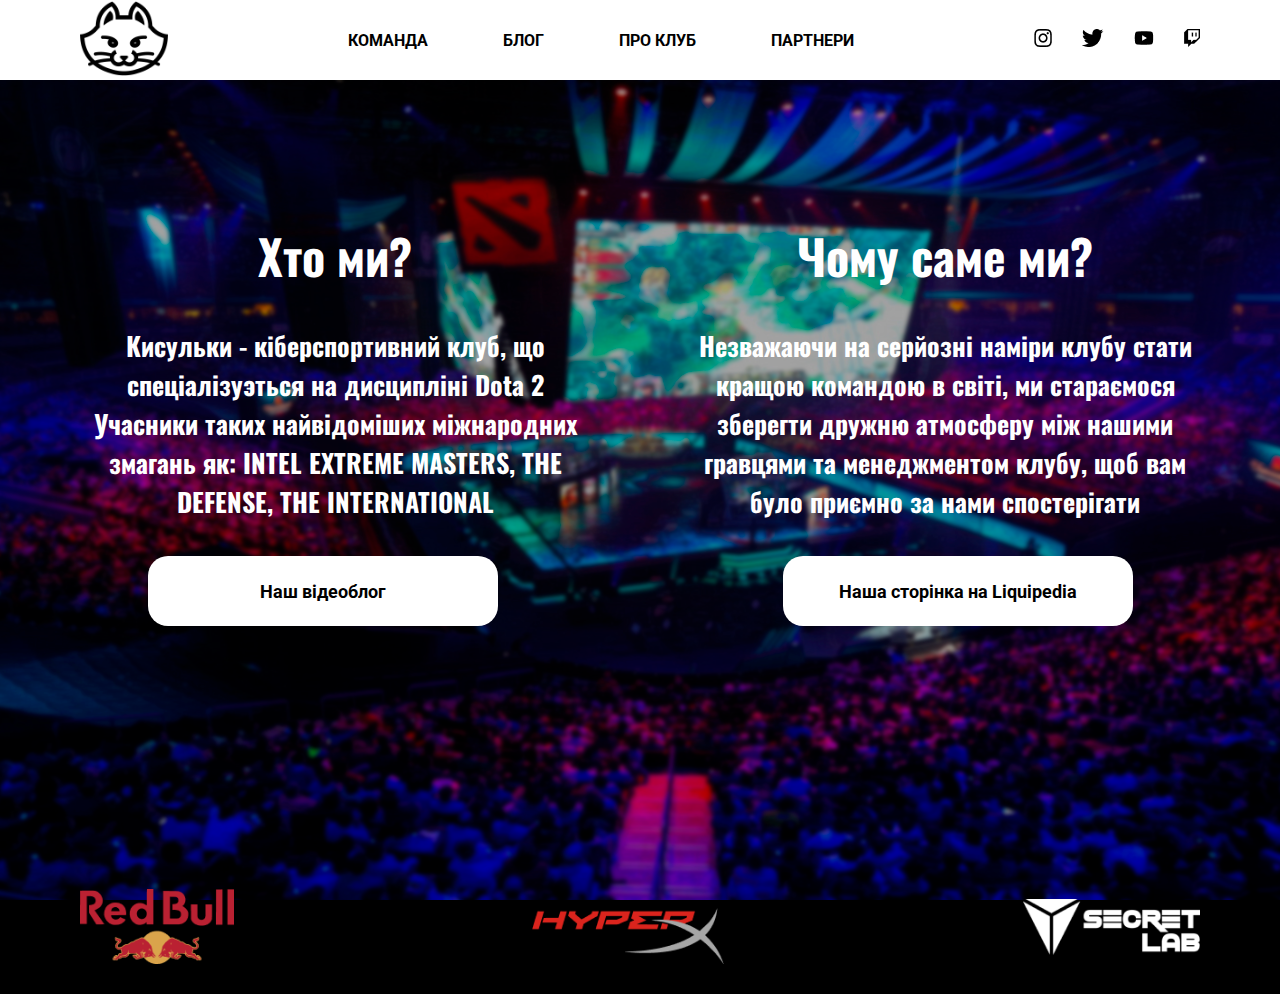
<file: index.html>
<!DOCTYPE html>

<html>

<head>
	<title>
		Кисульки
	</title>
	<meta charset="UTF-8">
	<meta name="viewport" content="width = device-width, initial-scale = 1.0">
	<link rel="stylesheet" href="styles.css">
	<link rel="icon" href="img-src/logo.png">
</head>

<body class="landing-body">
	<header class="top-bar">
		<div class="landing-content">
			<div class="menu">
				<a href="index.html">
					<img class="menu-logo" src="img-src/img2.png" alt="" />
				</a>
				<nav class="menu-options">
					<a href=""><b>КОМАНДА</b> </a>
					<a href="blog.html"><b>БЛОГ</b></a>
					<a href=""><b>ПРО КЛУБ</b></a>
					<a href=""><b>ПАРТНЕРИ</b></a>
				</nav>
				<nav class="social-media-options">
					<a href="">
						<img class="socials-logo" src="img-src/upper-inst.png" alt="" />
					</a>
					<a href="">
						<img class="socials-logo" src="img-src/upper-twitter.png" alt="" />
					</a>
					<a href="">
						<img class="socials-logo" src="img-src/upper-youtube.png" alt="" />
					</a>
					<a href="">
						<img class="socials-logo" src="img-src/upper-twitch.png" alt="" />

					</a>
				</nav>
			</div>
		</div>
	</header>
	<header class="mobile-top-bar">
		<div class="landing-content">
			<div class="mobile-menu">
				<a href="index.html">
					<img class="menu-logo" src="img-src/img2.png" alt="" />
				</a>

				<h1> <b>Кисульки </b></h1>

				<div class="dropping-menu">
					<a href="javascript:void(0);" onclick="myFunction()">
						<img src="img-src/bars-solid.svg" alt="">
					</a>
				</div>
			</div>
			<div id="droped-menu">
				<a href=""><b>КОМАНДА</b> </a>
				<a href="blog.html"><b>БЛОГ</b></a>
				<a href=""><b>ПРО КЛУБ</b></a>
				<a href=""><b>ПАРТНЕРИ</b></a>
			</div>
		</div>

	</header>




	<div class="landing-content">
		<div class="main-body">
			<div class="text-columns">
				<div class="column">
					<h1>
						Хто ми?
					</h1>
					<h2>
						Кисульки - кіберспортивний клуб, що спеціалізуэться на дисципліні Dota 2 <br>
						Учасники таких найвідоміших міжнародних змагань як: INTEL EXTREME MASTERS, THE DEFENSE, THE
						INTERNATIONAL
					</h2>


				</div>
				<div class="column">
					<h1>
						Чому саме ми?
					</h1>
					<h2>
						Незважаючи на серйозні наміри клубу стати кращою командою в світі, ми стараємося зберегти дружню
						атмосферу між нашими гравцями та менеджментом клубу, щоб вам було приємно за нами спостерігати
					</h2>


				</div>
			</div>

			<div class="landing-buttons">
				<a href="">
					<div class="landing-button">
						<h3>
							Наш відеоблог
						</h3>
					</div>
				</a>

				<a href="">
					<div class="landing-button">
						<h3>
							Наша сторінка на Liquipedia
						</h3>
					</div>
				</a>

			</div>
		</div>


		<div class="mobile-main-body">
			<div class="mobile-text-columns">
				<div class="mobile-column">
					<h1>
						Хто ми?
					</h1>
					<h2>
						Кисульки - кіберспортивний клуб, що спеціалізуэться на дисципліні Dota 2 <br>
						Учасники таких найвідоміших міжнародних змагань як: INTEL EXTREME MASTERS, THE DEFENSE, THE
						INTERNATIONAL
					</h2>

					<div class="mobile-landing-button">
						<h3>
							Наш відеоблог
						</h3>
					</div>


				</div>
				<div class="mobile-column">
					<h1>
						Чому саме ми?
					</h1>
					<h2>
						Незважаючи на серйозні наміри клубу стати кращою командою в світі, ми стараємося зберегти дружню
						атмосферу між нашими гравцями та менеджментом клубу, щоб вам було приємно за нами спостерігати
					</h2>

					<div class="mobile-landing-button">
						<h3>
							Наш відеоблог
						</h3>
					</div>


				</div>
			</div>
		</div>



		<footer class="landing-sponsors">
			<img src="img-src/sponsors/Red_Bull 1.png" alt="">
			<img src="img-src/sponsors/hyperx 1.png" alt="">
			<img src="img-src/sponsors/Transparent_SecretLab_Logo(black_font)(1)-1.png" alt="">
		</footer>

		<footer class="mobile-landing-sponsors">
			<img src="img-src/sponsors/Red_Bull 1.png" alt="">
			<img src="img-src/sponsors/hyperx 1.png" alt="">
			<img src="img-src/sponsors/Transparent_SecretLab_Logo(black_font)(1)-1.png" alt="">
		</footer>


	</div>

	<script>
		function myFunction() {
			var x = document.getElementById("droped-menu");
			if (x.style.display === "flex") {
				x.style.display = "none";
			} else {
				x.style.display = "flex";
			}
		}
		</script>
</body>

</html>
</file>
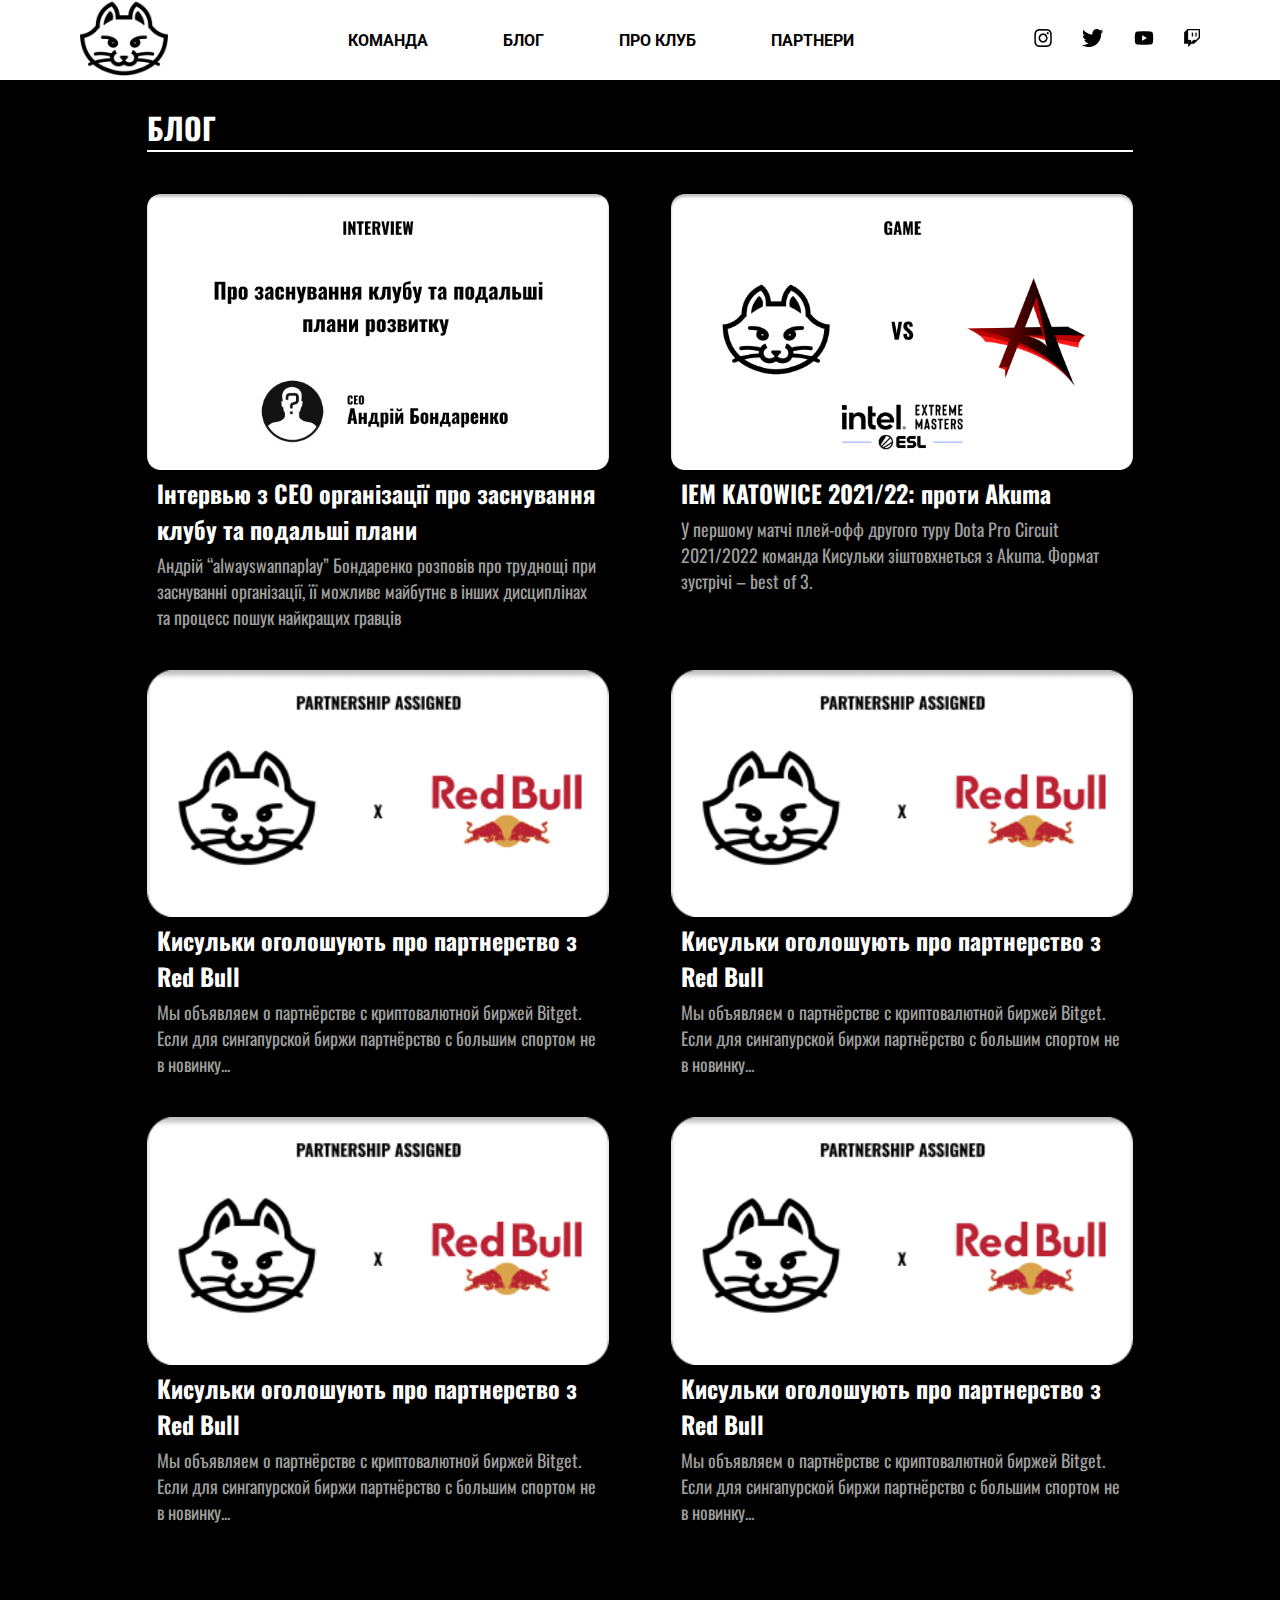
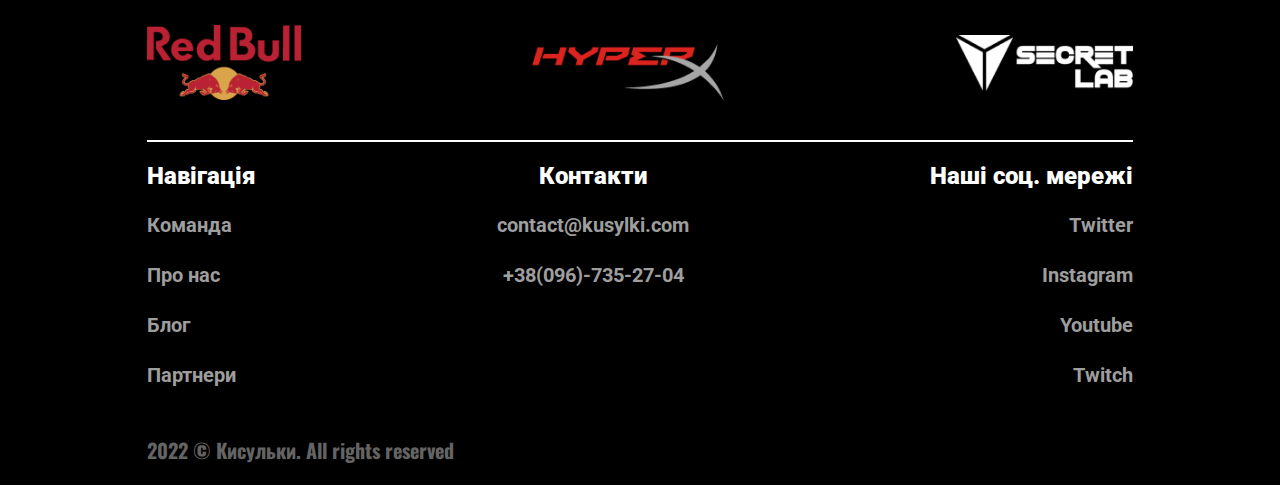
<file: blog.html>
<!DOCTYPE html>

<html>

<head>
	<title>
		Блог
	</title>
	<meta charset="UTF-8">
	<meta name="viewport" content="width = device-width, initial-scale = 1.0">
	<link rel="icon" href="img-src/logo.png">
	<link rel="stylesheet"  href="styles.css">
</head>

<body>

		<header class="top-bar">
			<div class="landing-content">
				<div class="menu">
					<a href="index.html">
						<img class="menu-logo" src="img-src/img2.png" alt="" />
					</a>
					<nav class="menu-options">
						<a href=""><b>КОМАНДА</b> </a>
						<a href="blog.html"><b>БЛОГ</b></a>
						<a href=""><b>ПРО КЛУБ</b></a>
						<a href=""><b>ПАРТНЕРИ</b></a>
					</nav>
					<nav class="social-media-options">
						<a href="">
							<img class="socials-logo" src="img-src/upper-inst.png" alt="" />
						</a>
						<a href="">
							<img class="socials-logo" src="img-src/upper-twitter.png" alt="" />
						</a>
						<a href="">
							<img class="socials-logo" src="img-src/upper-youtube.png" alt="" />
						</a>
						<a href="">
							<img class="socials-logo" src="img-src/upper-twitch.png" alt="" />

						</a>
					</nav>
				</div>
			</div>
		</header>

		<header class="mobile-top-bar">
			<div class="landing-content">
				<div class="mobile-menu">
					<a href="index.html">
						<img class="menu-logo" src="img-src/img2.png" alt="" />
					</a>
	
					<h1> <b>Кисульки </b></h1>
	
					<div class="dropping-menu">
						<a href="javascript:void(0);" onclick="myFunction()">
							<img src="img-src/bars-solid.svg" alt="">
						</a>
					</div>
				</div>
				<div id="droped-menu">
					<a href=""><b>КОМАНДА</b> </a>
					<a href="blog.html"><b>БЛОГ</b></a>
					<a href=""><b>ПРО КЛУБ</b></a>
					<a href=""><b>ПАРТНЕРИ</b></a>
				</div>
			</div>
	
		</header>
		<div class="content">
			<div class="blog-posts">

				<div class="title">
					<span> <b> Блог </b> </span>
					<div class="line">

					</div>
				</div>
				<div class="big-posts">

					<div class="big-post">

						<a href="post.html">

							<img src="img-src/posts/BigPost1.png" alt="">

						</a>

					</div>



					<div class="big-post">
						<a href="post.html">

							<img src="img-src/posts/BigPost2.png" alt="">
						</a>
					</div>
				</div>

				<div class="mini-posts">
					<div class="mini-post-line">
						<div class="mini-post">
							<a href="">
								<img src="img-src/posts/Mini Post Image.png" alt="">
							</a>

							<a href="">

								<h2>
									Кисульки оголошують про партнерство з Red Bull
								</h2>
								<span class="full-text">
									Мы объявляем о партнёрстве с криптовалютной биржей Bitget. Если для сингапурской
									биржи
									партнёрство с большим спортом не в новинку...
								</span>

								<span class="less-text">
									Мы объявляем о партнёрстве с криптовалютной биржей Bitget. Если для сингапурской
									биржи
									партнёрство...
								</span>

								<span class="even-less-text">
									Мы объявляем о партнёрстве с криптовалютной биржей Bitget. Если для...
								</span>
							</a>

						</div>
						<div class="mini-post">
							<a href="">
								<img src="img-src/posts/Mini Post Image.png" alt="">
							</a>
							<div class="mini-post-text">
								<a href="">
									<h2>
										Кисульки оголошують про партнерство з Red Bull
									</h2>
									<span class="full-text">
										Мы объявляем о партнёрстве с криптовалютной биржей Bitget. Если для сингапурской
										биржи
										партнёрство с большим спортом не в новинку...
									</span>

									<span class="less-text">
										Мы объявляем о партнёрстве с криптовалютной биржей Bitget. Если для сингапурской
										биржи
										партнёрство...
									</span>

									<span class="even-less-text">
										Мы объявляем о партнёрстве с криптовалютной биржей Bitget. Если для...
									</span>
								</a>
							</div>
						</div>
					</div>
					<div class="mini-post-line">

						<div class="mini-post">
							<a href="">
								<img src="img-src/posts/Mini Post Image.png" alt="">
							</a>
							<div class="mini-post-text">
								<a href="">
									<h2>
										Кисульки оголошують про партнерство з Red Bull
									</h2>
									<span class="full-text">
										Мы объявляем о партнёрстве с криптовалютной биржей Bitget. Если для сингапурской
										биржи
										партнёрство с большим спортом не в новинку...
									</span>

									<span class="less-text">
										Мы объявляем о партнёрстве с криптовалютной биржей Bitget. Если для сингапурской
										биржи
										партнёрство...
									</span>

									<span class="even-less-text">
										Мы объявляем о партнёрстве с криптовалютной биржей Bitget. Если для...
									</span>
								</a>
							</div>
						</div>
						<div class="mini-post">
							<a href="">
								<img src="img-src/posts/Mini Post Image.png" alt="">
							</a>
							<div class="mini-post-text">
								<a href="">
									<h2>
										Кисульки оголошують про партнерство з Red Bull
									</h2>
									<span class="full-text">
										Мы объявляем о партнёрстве с криптовалютной биржей Bitget. Если для сингапурской
										биржи
										партнёрство с большим спортом не в новинку...
									</span>

									<span class="less-text">
										Мы объявляем о партнёрстве с криптовалютной биржей Bitget. Если для сингапурской
										биржи
										партнёрство...
									</span>

									<span class="even-less-text">
										Мы объявляем о партнёрстве с криптовалютной биржей Bitget. Если для...
									</span>
								</a>
							</div>
						</div>
					</div>
				</div>

				<div class="posts">

					<div class="post-line">
						<div class="average-post">
							<a href="post.html">
								<!-- <div class="pop-up">
									<div class="pop-up-text">
	
										<h1><b>IEM KATOWICE 2021/22: проти Akuma</b></h1>
										<span> <b>У першому матчі плей-офф другого туру Dota Pro Circuit 2021/2022 команда Кисульки зіштовхнеться з Akuma. Формат зустрічі – best of 3.</b> 
										</span>
									</div>
	
								</div> -->
								<img src="img-src/posts/BigPost1.png" alt="">
							</a>

							<a href="">

								<h2>
									Інтервью з CEO організації про заснування клубу та подальші плани
								</h2>
								<span class="full-text">
										Андрій “alwayswannaplay” Бондаренко розповів про труднощі при заснуванні
										організації, її можливе майбутнє в інших дисциплінах та процесс пошук найкращих
										гравців
								</span>

								<span class="less-text">
									Андрій “alwayswannaplay” Бондаренко розповів про труднощі при заснуванні
										організації, її можливе майбутнє в інших дисциплінах...
								</span>

								<span class="even-less-text">
									Андрій “alwayswannaplay” Бондаренко розповів про труднощі при заснуванні
										організації, її можливе...
								</span>
							</a>
						</div>

						<div class="average-post">
							<a href="post.html">
								<!-- <div class="pop-up">
									<div class="pop-up-text">
	
										<h1><b>IEM KATOWICE 2021/22: проти Akuma</b></h1>
										<span> <b>У першому матчі плей-офф другого туру Dota Pro Circuit 2021/2022 команда Кисульки зіштовхнеться з Akuma. Формат зустрічі – best of 3.</b> 
										</span>
									</div>
	
								</div> -->
								<img src="img-src/posts/BigPost2.png" alt="">
							</a>

							<a href="">

								<h2>
									IEM KATOWICE 2021/22: проти Akuma
								</h2>
								<span class="full-text">
									У першому матчі плей-офф другого туру Dota Pro Circuit 2021/2022 команда Кисульки зіштовхнеться з Akuma. Формат зустрічі – best of 3.
								</span>

								<span class="less-text">
									Мы объявляем о партнёрстве с криптовалютной биржей Bitget. Если для сингапурской
									биржи
									партнёрство...
								</span>

								<span class="even-less-text">
									Мы объявляем о партнёрстве с криптовалютной биржей Bitget. Если для...
								</span>
							</a>
						</div>
						
					</div>
					<div class="post-line">
						<div class="average-post">
							<a href="">
								<img src="img-src/posts/Mini Post Image.png" alt="">
							</a>

							<a href="">

								<h2>
									Кисульки оголошують про партнерство з Red Bull
								</h2>
								<span class="full-text">
									Мы объявляем о партнёрстве с криптовалютной биржей Bitget. Если для сингапурской
									биржи
									партнёрство с большим спортом не в новинку...
								</span>

								<span class="less-text">
									Мы объявляем о партнёрстве с криптовалютной биржей Bitget. Если для сингапурской
									биржи
									партнёрство...
								</span>

								<span class="even-less-text">
									Мы объявляем о партнёрстве с криптовалютной биржей Bitget. Если для...
								</span>
							</a>

						</div>

						<div class="average-post">
							<a href="">
								<img src="img-src/posts/Mini Post Image.png" alt="">
							</a>

							<a href="">

								<h2>
									Кисульки оголошують про партнерство з Red Bull
								</h2>
								<span class="full-text">
									Мы объявляем о партнёрстве с криптовалютной биржей Bitget. Если для сингапурской
									биржи
									партнёрство с большим спортом не в новинку...
								</span>

								<span class="less-text">
									Мы объявляем о партнёрстве с криптовалютной биржей Bitget. Если для сингапурской
									биржи
									партнёрство...
								</span>

								<span class="even-less-text">
									Мы объявляем о партнёрстве с криптовалютной биржей Bitget. Если для...
								</span>
							</a>

						</div>
					</div>

					<div class="post-line">
						<div class="average-post">
							<a href="">
								<img src="img-src/posts/Mini Post Image.png" alt="">
							</a>

							<a href="">

								<h2>
									Кисульки оголошують про партнерство з Red Bull
								</h2>
								<span class="full-text">
									Мы объявляем о партнёрстве с криптовалютной биржей Bitget. Если для сингапурской
									биржи
									партнёрство с большим спортом не в новинку...
								</span>

								<span class="less-text">
									Мы объявляем о партнёрстве с криптовалютной биржей Bitget. Если для сингапурской
									биржи
									партнёрство...
								</span>

								<span class="even-less-text">
									Мы объявляем о партнёрстве с криптовалютной биржей Bitget. Если для...
								</span>
							</a>

						</div>

						<div class="average-post">
							<a href="">
								<img src="img-src/posts/Mini Post Image.png" alt="">
							</a>

							<a href="">

								<h2>
									Кисульки оголошують про партнерство з Red Bull
								</h2>
								<span class="full-text">
									Мы объявляем о партнёрстве с криптовалютной биржей Bitget. Если для сингапурской
									биржи
									партнёрство с большим спортом не в новинку...
								</span>

								<span class="less-text">
									Мы объявляем о партнёрстве с криптовалютной биржей Bitget. Если для сингапурской
									биржи
									партнёрство...
								</span>

								<span class="even-less-text">
									Мы объявляем о партнёрстве с криптовалютной биржей Bitget. Если для...
								</span>
							</a>

						</div>
					</div>
				</div>



				<div class="blog-landing-sponsors">
					<img src="img-src/sponsors/Red_Bull 1.png" alt="">
					<img src="img-src/sponsors/hyperx 1.png" alt="">
					<img src="img-src/sponsors/Transparent_SecretLab_Logo(black_font)(1)-1.png" alt="">
				</div>


				<div class="mobile-landing-sponsors av-sponsors">
					<img src="img-src/sponsors/Red_Bull 1.png" alt="">
					<img src="img-src/sponsors/hyperx 1.png" alt="">
					<img src="img-src/sponsors/Transparent_SecretLab_Logo(black_font)(1)-1.png" alt="">
				</div>



				<footer class="footer">
					<div class="line">
					</div>

					<div class="info">
						<div class="info-text-column-left">
							<h3>
								<b>
									Навігація
								</b>
							</h3>
							<span> <b>
									<a href="">Команда</a><br>
									<a href="">Про нас</a><br>
									<a href="blog.html">Блог</a><br>
									<a href="">Партнери</a><br>
								</b>
							</span>
						</div>

						<div class="info-text-column-center">
							<h3>
								<b>
									Контакти
								</b>
							</h3>
							<span> <b>
									contact@kusylki.com<br>
									+38(096)-735-27-04 <br>
								</b>
							</span>
						</div>

						<div class="info-text-column-right">
							<h3>
								<b>
									Наші соц. мережі
								</b>
							</h3>
							<span> <b>

									<a href="">Twitter</a><br>
									<a href="">Instagram</a><br>
									<a href="">Youtube</a><br>
									<a href="">Twitch</a><br>
								</b>
							</span>
						</div>
					</div>
					<div class="right-reserved">
						<b>2022 © Кисульки. All rights reserved</b>
					</div>
				</footer>

				<footer class="mobile-footer">
					<div class="line">
					</div>

					<h3>
						Наші соц. мережі
					</h3>

					<div class="social-line">
						<a href="">
							<img class="socials-logo" src="img-src/bot-inst.png" alt="" />
						</a>
						<a href="">
							<img class="socials-logo" src="img-src/bot-twitter.png" alt="" />
						</a>
						<a href="">
							<img class="socials-logo" src="img-src/bot-youtube.png" alt="" />
						</a>
						<a href="">
							<img class="socials-logo" src="img-src/bot-twitch.png" alt="" />

						</a>
					</div>

					<h3>
						Контакти
					</h3>

					<div class="bot-contacts">
						<span>
							<b> contact@kusylki.com </b> 
						</span>
						<span>
							<b>+38(096)-735-27-04</b> 
						</span>
					</div>

					<div class="mobile-right-reserved">
						<b>2022 © Кисульки. All rights reserved</b>
					</div>

				</footer>


			</div>

			<script>
				function myFunction() {
					var x = document.getElementById("droped-menu");
					if (x.style.display === "flex") {
						x.style.display = "none";
					} else {
						x.style.display = "flex";
					}
				}
			</script>
		</div>
</body>

</html>
</file>
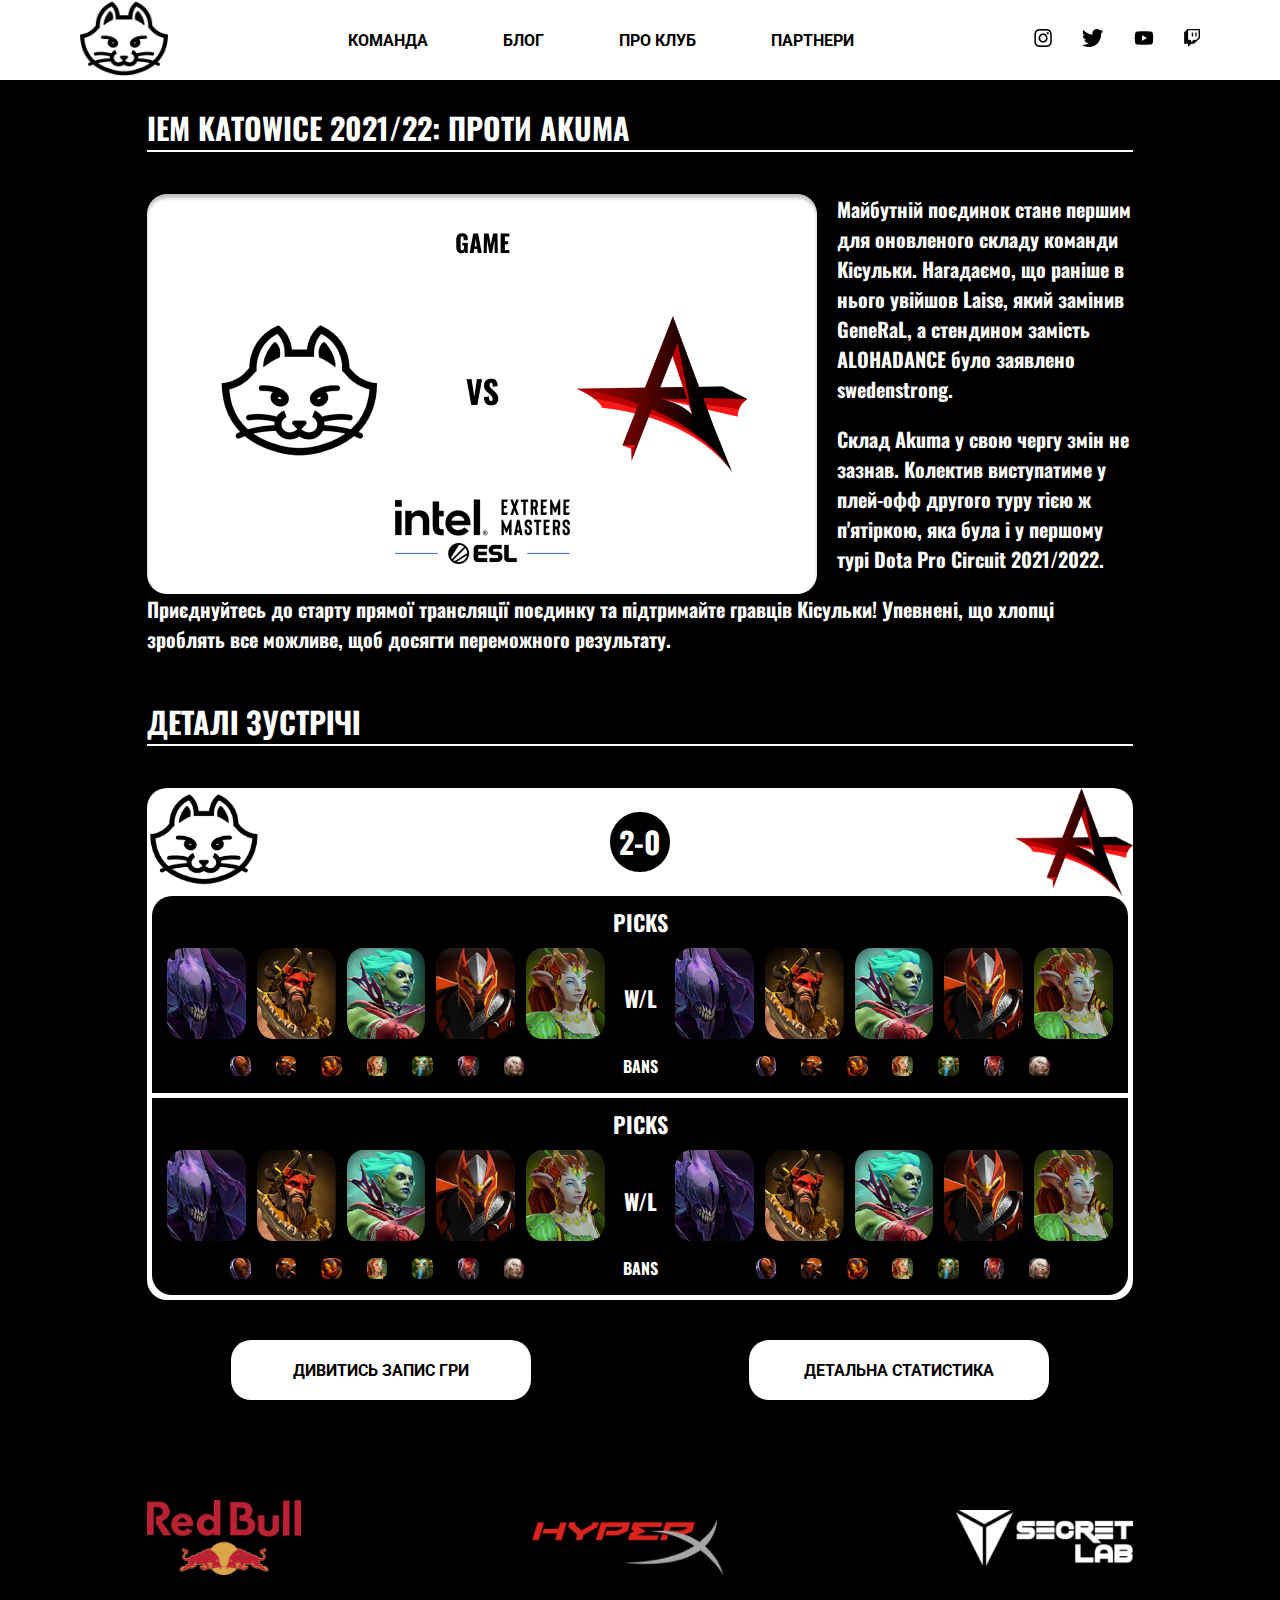
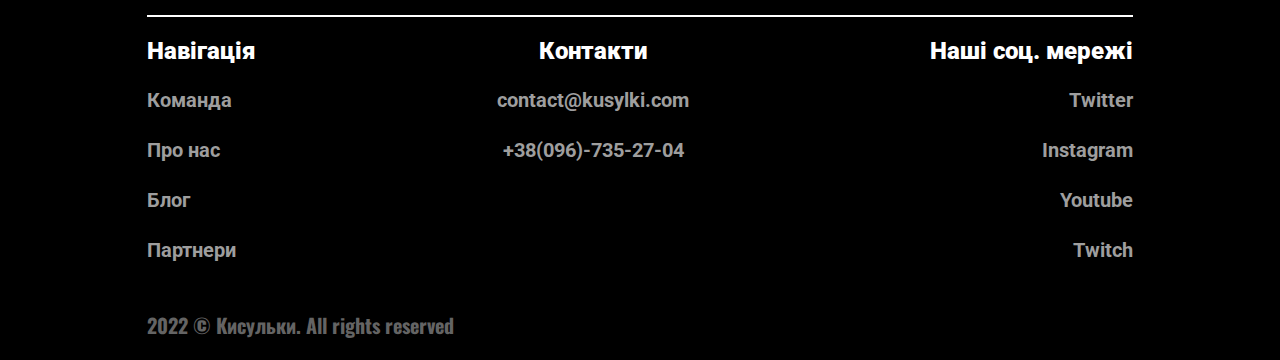
<file: post.html>
<!DOCTYPE html>

<html>

<head>
	<title>
		IEM KATOWICE 2021/22: проти Akuma
	</title>
	<meta charset="UTF-8">
	<meta name="viewport" content="width = device-width, initial-scale = 1.0">
	<link rel="icon" href="img-src/logo.png">
	<link rel="stylesheet" href="styles.css">
</head>

<body>
	<header class="top-bar">
		<div class="landing-content">
			<div class="menu">
				<a href="index.html">
					<img class="menu-logo" src="img-src/img2.png" alt="" />
				</a>
				<nav class="menu-options">
					<a href=""><b>КОМАНДА</b> </a>
					<a href="blog.html"><b>БЛОГ</b></a>
					<a href=""><b>ПРО КЛУБ</b></a>
					<a href=""><b>ПАРТНЕРИ</b></a>
				</nav>
				<nav class="social-media-options">
					<a href="">
						<img class="socials-logo" src="img-src/upper-inst.png" alt="" />
					</a>
					<a href="">
						<img class="socials-logo" src="img-src/upper-twitter.png" alt="" />
					</a>
					<a href="">
						<img class="socials-logo" src="img-src/upper-youtube.png" alt="" />
					</a>
					<a href="">
						<img class="socials-logo" src="img-src/upper-twitch.png" alt="" />

					</a>
				</nav>
			</div>
		</div>
	</header>

	<header class="mobile-top-bar">
		<div class="landing-content">
			<div class="mobile-menu">
				<a href="index.html">
					<img class="menu-logo" src="img-src/img2.png" alt="" />
				</a>

				<h1> <b>Кисульки </b></h1>

				<div class="dropping-menu">
					<a href="javascript:void(0);" onclick="myFunction()">
						<img src="img-src/bars-solid.svg" alt="">
					</a>
				</div>
			</div>
			<div id="droped-menu">
				<a href=""><b>КОМАНДА</b> </a>
				<a href="blog.html"><b>БЛОГ</b></a>
				<a href=""><b>ПРО КЛУБ</b></a>
				<a href=""><b>ПАРТНЕРИ</b></a>
			</div>
		</div>

	</header>

		<div class="content">
			<div class="title">
				<span> <b> IEM KATOWICE 2021/22: проти Akuma </b> </span>
				<div class="line">

				</div>
			</div>

			<div class="post-main-content">
				<img src="img-src/posts/BigPost2.png" alt="">


				<span><b>
						<p>Майбутній поєдинок стане першим для оновленого складу команди Кісульки. Нагадаємо, що
							раніше в нього увійшов Laise, який замінив GeneRaL, а стендином замість ALOHADANCE було
							заявлено swedenstrong.</p>
						<p>Склад Akuma у свою чергу змін не зазнав. Колектив виступатиме у плей-офф другого туру
							тією ж п'ятіркою, яка була і у першому турі Dota Pro Circuit 2021/2022.</p>
						<p>Приєднуйтесь до старту прямої трансляції поєдинку та підтримайте гравців Кісульки!
							Упевнені, що хлопці зроблять все можливе, щоб досягти переможного результату.</p>
					</b></span>
			</div>

			<div class="title">
				<span> <b> Деталі зустрічі </b> </span>
				<div class="line">

				</div>
			</div>

			<div class="match-details">

				<div class="teams-n-score">
					<img src="img-src/team-logo/KusulkiLogo.png" alt="">
					<div class="score">
						<span>
							<b>2-0</b>
						</span>
					</div>
					<img src="img-src/team-logo/AkumaLogo.png" alt="">
				</div>

				<div class="matches">
					<div class="match">
						<h1>
							picks
						</h1>

						<div class="hero-line">
							<div class="pick-heroes">
								<img src="img-src\Heroes/d2_hero_bane_vert.jpg" alt="">
								<img src="img-src\Heroes/d2_hero_beastmaster_vert.jpg" alt="">
								<img src="img-src\Heroes/d2_hero_death_prophet_vert.jpg" alt="">
								<img src="img-src\Heroes/d2_hero_dragon_knight_vert.jpg" alt="">
								<img src="img-src\Heroes/d2_hero_enchantress_vert.jpg" alt="">
							</div>

							<h1>w/l</h1>

							<div class="pick-heroes">
								<img src="img-src\Heroes/d2_hero_bane_vert.jpg" alt="">
								<img src="img-src\Heroes/d2_hero_beastmaster_vert.jpg" alt="">
								<img src="img-src\Heroes/d2_hero_death_prophet_vert.jpg" alt="">
								<img src="img-src\Heroes/d2_hero_dragon_knight_vert.jpg" alt="">
								<img src="img-src\Heroes/d2_hero_enchantress_vert.jpg" alt="">
							</div>
						</div>

						<div class="ban-line">
							<div class="ban-heroes">
								<img src="img-src/hero-bans/d2_hero_antimage_sq.jpg" alt="">
								<img src="img-src/hero-bans/d2_hero_chaos_knight_sq.jpg" alt="">
								<img src="img-src/hero-bans/d2_hero_ember_spirit_sq.jpg" alt="">
								<img src="img-src/hero-bans/d2_hero_enchantress_sq.jpg" alt="">
								<img src="img-src/hero-bans/d2_hero_furion_sq.jpg" alt="">
								<img src="img-src/hero-bans/d2_hero_grimstroke_sq.jpg" alt="">
								<img src="img-src/hero-bans/d2_hero_invoker_sq.jpg" alt="">
							</div>


							<h2>bans</h2>

							<div class="ban-heroes">
								<img src="img-src/hero-bans/d2_hero_antimage_sq.jpg" alt="">
								<img src="img-src/hero-bans/d2_hero_chaos_knight_sq.jpg" alt="">
								<img src="img-src/hero-bans/d2_hero_ember_spirit_sq.jpg" alt="">
								<img src="img-src/hero-bans/d2_hero_enchantress_sq.jpg" alt="">
								<img src="img-src/hero-bans/d2_hero_furion_sq.jpg" alt="">
								<img src="img-src/hero-bans/d2_hero_grimstroke_sq.jpg" alt="">
								<img src="img-src/hero-bans/d2_hero_invoker_sq.jpg" alt="">
							</div>
						</div>
					</div>
					<div class="matches-line"></div>
					<div class="match">
						<h1>
							picks
						</h1>

						<div class="hero-line">
							<div class="pick-heroes">
								<img src="img-src\Heroes/d2_hero_bane_vert.jpg" alt="">
								<img src="img-src\Heroes/d2_hero_beastmaster_vert.jpg" alt="">
								<img src="img-src\Heroes/d2_hero_death_prophet_vert.jpg" alt="">
								<img src="img-src\Heroes/d2_hero_dragon_knight_vert.jpg" alt="">
								<img src="img-src\Heroes/d2_hero_enchantress_vert.jpg" alt="">
							</div>

							<h1>w/l</h1>

							<div class="pick-heroes">
								<img src="img-src\Heroes/d2_hero_bane_vert.jpg" alt="">
								<img src="img-src\Heroes/d2_hero_beastmaster_vert.jpg" alt="">
								<img src="img-src\Heroes/d2_hero_death_prophet_vert.jpg" alt="">
								<img src="img-src\Heroes/d2_hero_dragon_knight_vert.jpg" alt="">
								<img src="img-src\Heroes/d2_hero_enchantress_vert.jpg" alt="">
							</div>
						</div>

						<div class="ban-line">
							<div class="ban-heroes">
								<img src="img-src/hero-bans/d2_hero_antimage_sq.jpg" alt="">
								<img src="img-src/hero-bans/d2_hero_chaos_knight_sq.jpg" alt="">
								<img src="img-src/hero-bans/d2_hero_ember_spirit_sq.jpg" alt="">
								<img src="img-src/hero-bans/d2_hero_enchantress_sq.jpg" alt="">
								<img src="img-src/hero-bans/d2_hero_furion_sq.jpg" alt="">
								<img src="img-src/hero-bans/d2_hero_grimstroke_sq.jpg" alt="">
								<img src="img-src/hero-bans/d2_hero_invoker_sq.jpg" alt="">
							</div>


							<h2>bans</h2>

							<div class="ban-heroes">
								<img src="img-src/hero-bans/d2_hero_antimage_sq.jpg" alt="">
								<img src="img-src/hero-bans/d2_hero_chaos_knight_sq.jpg" alt="">
								<img src="img-src/hero-bans/d2_hero_ember_spirit_sq.jpg" alt="">
								<img src="img-src/hero-bans/d2_hero_enchantress_sq.jpg" alt="">
								<img src="img-src/hero-bans/d2_hero_furion_sq.jpg" alt="">
								<img src="img-src/hero-bans/d2_hero_grimstroke_sq.jpg" alt="">
								<img src="img-src/hero-bans/d2_hero_invoker_sq.jpg" alt="">
							</div>
						</div>
					</div>

				</div>

				


			</div>

			<div class="details-buttons">
				<a href="">
				<div class="detail-button">
					<span>
						<b>Дивитись запис гри</b>
					</span>
				</div>
			</a>
			<a href="">
				<div class="detail-button">
					<span>
						<b>Детальна статистика</b>
					</span>
				</div>
			</a>
			</div>

			<div class="blog-landing-sponsors">
				<img src="img-src/sponsors/Red_Bull 1.png" alt="">
				<img src="img-src/sponsors/hyperx 1.png" alt="">
				<img src="img-src/sponsors/Transparent_SecretLab_Logo(black_font)(1)-1.png" alt="">
			</div>

			<div class="mobile-landing-sponsors av-sponsors">
				<img src="img-src/sponsors/Red_Bull 1.png" alt="">
				<img src="img-src/sponsors/hyperx 1.png" alt="">
				<img src="img-src/sponsors/Transparent_SecretLab_Logo(black_font)(1)-1.png" alt="">
			</div>

			<footer class="footer">
				<div class="line">

				</div>

				<div class="info">
					<div class="info-text-column-left">
						<h3>
							<b>
								Навігація
							</b>
						</h3>
						<span> <b>
								<a href="">Команда</a><br>
								<a href="">Про нас</a><br>
								<a href="blog.html">Блог</a><br>
								<a href="">Партнери</a><br>
							</b>
						</span>
					</div>

					<div class="info-text-column-center">
						<h3>
							<b>
								Контакти
							</b>
						</h3>
						<span> <b>
								contact@kusylki.com<br>
								+38(096)-735-27-04 <br>
							</b>
						</span>
					</div>

					<div class="info-text-column-right">
						<h3>
							<b>
								Наші соц. мережі
							</b>
						</h3>
						<span> <b>

								<a href="">Twitter</a><br>
								<a href="">Instagram</a><br>
								<a href="">Youtube</a><br>
								<a href="">Twitch</a><br>
							</b>
						</span>
					</div>
				</div>
				<div class="right-reserved">
					<b>2022 © Кисульки. All rights reserved</b>
				</div>
			</footer>

			<footer class="mobile-footer">
				<div class="line">
				</div>

				<h3>
					Наші соц. мережі
				</h3>

				<div class="social-line">
					<a href="">
						<img class="socials-logo" src="img-src/bot-inst.png" alt="" />
					</a>
					<a href="">
						<img class="socials-logo" src="img-src/bot-twitter.png" alt="" />
					</a>
					<a href="">
						<img class="socials-logo" src="img-src/bot-youtube.png" alt="" />
					</a>
					<a href="">
						<img class="socials-logo" src="img-src/bot-twitch.png" alt="" />

					</a>
				</div>

				<h3>
					Контакти
				</h3>

				<div class="bot-contacts">
					<span>
						<b> contact@kusylki.com </b> 
					</span>
					<span>
						<b>+38(096)-735-27-04</b> 
					</span>
				</div>

				<div class="mobile-right-reserved">
					<b>2022 © Кисульки. All rights reserved</b>
				</div>

			</footer>


	</div>
	<script>
		function myFunction() {
			var x = document.getElementById("droped-menu");
			if (x.style.display === "flex") {
				x.style.display = "none";
			} else {
				x.style.display = "flex";
			}
		}
		</script>
</body>
</html>
</file>
<file: styles.css>
@import url('https://fonts.googleapis.com/css2?family=Roboto:wght@100;400&display=swap');
@import url('https://fonts.googleapis.com/css2?family=Oswald&family=Roboto:wght@100;400&display=swap');

html, body {
	padding: 0;
	margin: 0;
}

.mobile-footer{
	display: none;
	flex-direction: column;
	align-items: center;
	color: #ffffff;
}

.social-line{
	display: flex;
	width: 100%;
	justify-content: space-between;
}

.bot-contacts{
	display: flex;
	width: 100%;
	justify-content: space-between;
	font-family: roboto;
}

.mobile-right-reserved{
	color: #646464;
	font-size: 14px;
	margin-top: 20px;
	padding-bottom: 10px;
	font-family: Oswald;
}

.bot-contacts span{
	color: #9e9e9e;
}

footer {
	margin-top: 40px;
	font-family: Roboto;
}

.pop-up {
	display: none;
	position: absolute;
	left: 0px;
	bottom: 0px;
	background: linear-gradient(180deg, rgba(0, 0, 0, 0) -30%, #000000 100%);
	max-height: 22%;
	max-width: 33%;
	width: 100%;
	font-family: Oswald;
	align-items: flex-end;
	
	padding-left: 15px;
	padding-right: 15px;		
	aspect-ratio: 1/1;
}

.pop-up-text{
	margin-bottom: 15px;
}



.pop-up h1{
	color: #ffffff;
	
	font-size: 36px;
	margin-top: 25px;
	margin-bottom: 0px;
	padding-bottom: 2px;
}

.pop-up span {
	color: #9e9e9e;
	font-size: 24px;

}

body {
	background-color: black;
}



a {
	text-decoration: none;
	color: #ffffff;
}

.content{
	margin-left: 11.5%;
	margin-right: 11.5%;
}

.menu {
	display: flex;
	align-items: center;
	height: 80px;
	justify-content: space-between;
}

.menu-logo {
	height: 75px;
}

.menu-options{
	display: flex;
	gap: 75px;
	align-self:center;
	
}

.menu-options a {
	color: black;
	font-family: Roboto;
}

.social-media-options{
	display: flex;
	gap: 30px;
	align-items: center;

}

.social-media-options a{
	width: fit-content;
	height: fit-content;
}

.top-bar{
	background-color: #ffffff;
	height: 80px;
}

.landing-content {
	margin-left: 6.25%;
	margin-right: 6.25%;
	display: flex;
	flex-direction: column;
	justify-content: space-between;
}

.main-body {
	margin-top: 140px;
	
}

.main-body div h1{
	font-size: 64px;
	margin-bottom: 0px;
	margin-top: 0px;
}

.main-body div h2{
	margin-top: 35px;
	margin-bottom: 0px;
	font-size: 32px;
}

.main-body div h3{
	font-size: 24px;
}

.landing-body{
	background-image:url("img-src/background.png");
	background-attachment: fixed;
	background-position: center;
}

.landing-buttons{
	display: flex;
	justify-content: space-around;
	gap: 10%;
}

.landing-button{
	margin: 55px auto 0px auto;
	display: grid;
	width: 415px;
	height: 90px;
	background: #FFFFFF;
	border-radius: 20px;
	color: black;
	text-align: center;
	font-family: Roboto;
	align-items: center;
}

.landing-sponsors {
	display: flex;
	justify-content: space-between;
	padding-bottom: 30px;
	margin-top: 199px;
	
}

.blog-landing-sponsors {
	display: flex;
	justify-content: space-between;
	margin-top: 100px;
	
}


.dropping-menu{
	height: 40px;
	width: 40px;
}


.mobile-top-bar{
	display: none;
}
.mobile-main-body{
	display: none;
	color: #ffffff;
}

.mobile-main-body div h1{
	font-size: 40px;
}

.mobile-main-body div h2{
	margin-top: 35px;
	font-size: 24px;
}

.mobile-main-body div h3{
	font-size: 16px;
}

.mobile-text-columns{
	font-family: Oswald;

}

.mobile-column{
	padding-top: 30px;
	text-align: center;
}

.mobile-landing-button{
	margin: 55px auto 0px auto;
	display: grid;
	width: 290px;
	height: 65px;
	background: #FFFFFF;
	border-radius: 20px;
	color: black;
	text-align: center;
	font-family: Roboto;
	align-items: center;
}

.landing-sponsors{
	display: flex;
}

.mobile-landing-sponsors{
	display: none;
	justify-content: space-between;
	padding-bottom: 30px;
	margin-top: 150px;
}

.mobile-landing-sponsors img{
	max-height: 50px;
}

.even-less-text{
	display: none;
}

.less-text{
	display: none;
}


.post-line{
	display: none;
	color: #FFFFFF;
	font-family: Oswald;
}

.post-line h2{
	font-size: 24px;
	margin-top: 0px;
	margin-bottom: 5px;
	padding-left: 10px;
	padding-right: 10px;
}

.post-line span {
	font-size: 18px;
	padding-left: 10px;
	padding-right: 10px;
	color: #9e9e9e;
	
}


.mini-posts {
	font-family: Oswald;
}

.mini-posts h2 {
	display: flex;
	font-size: 24px;
	margin-top: 0px;
	margin-bottom: 10px;
	
}



.mini-post {
	display: flex;
	justify-content: space-between;
	gap: 30px;

}




.mini-post span {
	color: #9e9e9e;
}

.mini-post img{
	width: auto;
	height: auto;
}

.mini-post-line {
	width: 100%;
	display: flex;
	justify-content: space-between;
	gap: 6.25%;
	margin-top: 80px;
}


.post-line{
	width: 100%;
	display: none;
	justify-content: space-between;
	gap: 6.25%;
}




.text-columns{
	display: flex;
	justify-content: space-between;
	gap: 100px;
}



.post-main-content{
	margin-top: 40px;
	display: flex;
	justify-content: space-between;
	color: #FFFFFF;
	font-family: Oswald;
	font-size: 24px;
	gap: 20px;
}

.post-main-content img{
	float: left;
	max-width: 670px;
	max-height: 400px;
	width: 100%;
	height: 100%;
	padding-right: 20px;
}
.post-main-content,
.post-main-content:before,
.post-main-content:after{
	content:"";
	display:block;
	clear:both;
}

.column{
	width: 760px;
	color: #ffffff;
	font-family: Oswald;
	text-align: center;
}

.column a{
	display: inline-block;
}


.av-sponsors {
	padding-bottom: 0px;
	margin-top: 80px;
}



.match-details{
	background-color: #ffffff;
	margin-top: 40px;
	border-radius: 20px;
	padding-bottom: 5px;
}

.details-buttons{
	display: flex;
	justify-content: space-around;
	gap: 5%;
	margin-top: 40px;
}

.details-buttons a{
	font-family: Roboto;
	font-size: 20px;
	color: #000000;

}

.detail-button{
	display: flex;
	justify-content: center;
	text-transform: uppercase;
	align-items: center;
	width: 400px;
	height: 100px;
	background: #FFFFFF;
	border-radius: 20px;
}

.matches{
	color: #ffffff;

	background-color: #000000;
	margin-left: 5px;
	margin-right: 5px;
	padding-bottom: 15px;
	border-radius: 20px;
	text-transform: uppercase;
	font-family: Oswald;
	text-align: center;
}

.hero-line{
	display: flex;
	justify-content: space-between;
	margin-top: 15px;
	margin-left: 15px;
	margin-right: 15px;
	align-items: center;
	gap: 2%;
}

.pick-heroes{
	display: flex;
	max-width: 50%;
	justify-content:space-between;
	gap: 2%;
}

.pick-heroes img{
	object-fit: contain;
	border-radius: 20%;
	max-width: 18%;
}

.ban-heroes{
	display: flex;
	justify-content:space-between;
	gap: 30px;
}

.ban-line{
	display: flex;
	justify-content: space-between;
	margin-top: 25px;
	margin-left: 10%;
	margin-right: 10%;
	text-align: center;
	align-items: center;
	gap: 12%;
}

.ban-line img{
	object-fit: contain;

	border-radius: 30%;
	max-width: 7%;
}

.matches h1{
	font-size: 32px;
	margin-top: 0px;
	margin-bottom: 0px;

	padding-top: 20px;
	


}

.matches h2{
	font-size: 20px;
	margin-top: 0px;
	margin-bottom: 0px;
}

.matches-line{
	margin-top: 15px;
	background-color: #ffffff;
	height: 5px;

}

.teams-n-score{
	max-height: 150px;
	display: flex;
	gap: 35%;
	align-items: center;
  	justify-content: center;

}

.teams-n-score img {
	object-fit: contain;

	width: 12%;
	height: 100%;

}

.score{
	object-fit: contain;
	aspect-ratio: 1/1;
	max-height: 100px;
	max-width: 100px;
	width: 8%;
	height: auto;
	margin-top: 2%;
	margin-bottom: 2%;
	display: flex;
	align-items: center;
	justify-content: center;
	color: #ffffff;
	font-size: 48px;
	font-family: Oswald;
	background-color: #000000;
	border-radius: 50%;
}


.button{
	margin: 40px auto 0px auto;
	display: grid;
	width: 415px;
	height: 90px;
	background: #FFFFFF;
	border-radius: 20px;
	color: black;
	text-align: center;
	font-family: Roboto;
	align-items: center;
}




.sponsors {
	display: flex;
	justify-content: space-between;

	margin-top: 100px;
}

.big-posts{
	display: flex;
	margin-top: 40px;
	justify-content: space-between;
	gap: 6.25%;
}

.big-post{
	justify-content: center;
	display: flex;
}

.big-post img{
	height: 100%;
	width: 100%;
}

.big-post:hover .pop-up{
	display: flex;
}

.average-post{
	width: 100%;
}

.average-post img{
	height: auto;
	width: 100%;
}


.line{
	background-color: #ffffff;
	height: 2px;
	width: 100%;
}

.title {
	color: #ffffff;
	font-family: Oswald;
	font-size: 36px;
	margin-top: 25px;
	padding-bottom: 2px;
	text-transform: uppercase;
}





.info {
	margin-top: 20px;

	display: flex;
	justify-content: space-between;

}

.info h3 {
	color: #ffffff;
	font-size: 24px;
	margin-top: 0px;
	margin-bottom: 10px;
}

.info span {
	color: #9e9e9e;
	font-size: 20px;
	line-height: 250%;
}

.info-text-column-right {
	text-align: right;
}

.info-text-column-center{
	text-align: center;

}

.info-text-column-left{
	text-align: left;
}

.info span a {
	text-decoration: none;
	color: #9e9e9e;
}

.right-reserved {
	color: #646464;
	font-size: 20px;
	margin-top: 35px;
	padding-bottom: 20px;
	font-family: Oswald;
}



@media (max-width: 1700px) {

	.detail-button{
		width: 350px;
		height: 80px;
		font-size: 18px;
	}

	.matches h1{
		font-size: 28px;
		margin-top: 0px;
		margin-bottom: 0px;
	
		padding-top: 15px;
		
	
	
	}



	.score{
		font-size: 36px;
	}

	.full-text{
		display: none;
	}

	.less-text{
		display: block;
	}

	.mini-posts h2 {
		font-size: 20px;
		margin-top: 0px;
		margin-bottom: 10px;
		
	}

	.mini-post span {
		font-size: 15px;
	}

	.mini-post img{
		width: 290px;
		height: auto;
	}
}



@media (max-width: 1500px){

	.ban-heroes{
		gap: 20px;
	}

	.ban-line{
		margin-left: 8%;
		margin-right: 8%;
	}

	.matches h1{
		font-size: 24px;
		margin-top: 0px;
		margin-bottom: 0px;
	
		padding-top: 15px;
		
	
	
	}
	
	.matches h2{
		font-size: 18px;
		margin-top: 0px;
		margin-bottom: 0px;
	}

	.score{

		font-size: 34px;
	}

	.mini-post img{
		width: 260px;
		height: auto;
	}

	.mini-posts h2 {
		font-size: 20px;
		margin-top: 0px;
		margin-bottom: 5px;
		
	}
}


@media (max-width: 1400px) {

	.detail-button{
		width: 300px;
		height: 60px;
		font-size: 16px;
	}
	.score{
		font-size: 32px;
	}
	.post-main-content{
		font-size: 22px;
	}

	.title{
		font-size: 30px;
	}


	.less-text{
		display: none;
	}

	.mini-post img{
		width: 240px;
		height: auto;
	}


	.mini-posts h2 {
		font-size: 19px;
		
	}

	.even-less-text{
		display: block;
	}

	.main-body div h1{
		font-size: 48px;
		margin-bottom: 0px;
		margin-top: 0px;
	}

	.main-body div h2{
		margin-top: 35px;
		margin-bottom: 0px;
		font-size: 26px;
	}

	.main-body div h3{
		font-size: 18px;
	}

	.landing-buttons{
		display: flex;
		justify-content: space-around;
		gap: 150px;
	}
	
	.landing-button{
		margin: 35px auto 0px auto;
		display: grid;
		width: 350px;
		height: 70px;
		background: #FFFFFF;
		border-radius: 20px;
		color: black;
		text-align: center;
		font-family: Roboto;
		align-items: center;
	}
	.landing-sponsors {
		display: flex;
		justify-content: space-between;
		padding-bottom: 30px;
		margin-top: 263px;
	}
	.blog-landing-sponsors img {
		max-height: 75px;
	}

	.landing-sponsors img {
		max-height: 75px;
	}
}


@media (max-width: 1300px) {

	.matches h1{
		font-size: 22px;

	
		padding-top: 10px;
	}

	.matches h2{
		font-size: 16px;

	}

	.hero-line {
		margin-top: 10px;
	}

	.ban-line{
		margin-top: 15px;
	}
	
	
	.score{
		font-size: 30px;
	}
	.post-main-content{
		font-size: 20px;
	}


	.mini-posts{
		display: none;
	}

	.big-posts{
		display: none;
	}

	.post-line{
		display: flex;
		margin-top: 40px;
	}

	

	.big-post img {
		border-radius: 20px;
	}

	.even-less-text{
		display: none;
	}

	.full-text{
		display: block;
	}
	.mini-post{
		display: block;
	}
	.mini-post img{
		width: 100%;
		height: auto;
	}

	.mini-posts h2 {
		font-size: 24px;
		margin-top: 0px;
		margin-bottom: 5px;
		padding-left: 10px;
		padding-right: 10px;
		
	}

	.mini-posts span {
		font-size: 18px;

		padding-left: 10px;
		padding-right: 10px;
		
	}

	.mini-post-line {
		width: 100%;
		height: 100%;
		display: flex;
		justify-content: space-between;
		gap: 6.25%;
		margin-top: 50px;
	}
}

@media (max-width: 1200px) {

	.info h3{
		font-size: 22px;
	}

	.info span{
		font-size: 18px;
	}

	.right-reserved{
		font-size: 18px;

	}
	.detail-button{
		width: 260px;
		height: 60px;
		font-size: 14px;
	}

	.ban-line{
		gap: 10%;
	}

	.matches h1{
		font-size: 20px;

	}

	.matches h2{
		font-size: 14px;

	}

	.score{
		font-size: 28px;
	}
	
	.post-main-content{
		margin-top: 40px;
		display: block;
		text-align: center;
	}
	
	.post-main-content img{
		margin-left: auto;
		margin-right: auto;
		float: none;
	}


	.title{
		font-size: 28px;
	}

	.post-line h2{
		font-size: 22px;
	}

	.post-line span {
		font-size: 16px;
		
	}

	.blog-landing-sponsors img {
		max-height: 60px;
	}
	.landing-sponsors img {
		max-height: 60px;
	}

	.full-text {
		display: none;
	}

	.less-text{
		display: block;
	}
}

@media (max-width: 1000px) {


	.blog-landing-sponsors{
		margin-top: 60px;
	}

	.right-reserved{
		font-size: 18px;

	}

	.info h3{
		font-size: 20px;
	}

	.info span{
		font-size: 16px;
	}

	.detail-button{
		width: 230px;
		height: 50px;
		font-size: 12px;
		border-radius: 10px;
	}

	.ban-heroes{
		gap: 20px;
	}

	.ban-line{
		gap: 6%;
		margin-left: 3%;
		margin-right: 3%;
	}

	.matches h1{
		font-size: 16px;

	}

	.matches h2{
		font-size: 12px;

	}

	.score{
		font-size: 24px;
	}

	.post-line h2{
		font-size: 20px;

	}

	.post-line span {
		font-size: 14px;

		
	}
	.menu {
		display: flex;
		align-items: center;
		height: 60px;
		justify-content: space-between;
	}
	
	.menu-logo {
		height: 55px;
		width: auto;
	}
	
	.menu-options{
		display: flex;
		gap: 50px;
		align-self:center;
		font-size: 14px;
	}
	
	.menu-options a {
		color: black;
		font-family: Roboto;
	}
	
	.social-media-options{
		display: flex;
		gap: 20px;
		align-items: center;
	
	}

	.social-media-options img {
		width: 16px;
		height: auto;
		color: #000000;
	}

	.social-media-options a {
		height: fit-content;
	}
	
	.top-bar{
		background-color: #ffffff;
		height: 60px;
	}
	

	.landing-sponsors {

		margin-top: 265px;
	}

	.landing-buttons{
		display: flex;
		justify-content: space-around;
		gap: 150px;
	}
	
	.landing-button{
		margin: 55px auto 0px auto;
		display: grid;
		width: 290px;
		height: 65px;
		background: #FFFFFF;
		border-radius: 20px;
		color: black;
		text-align: center;
		font-family: Roboto;
		align-items: center;
	}

	.main-body div h1{
		font-size: 40px;
	}

	.main-body div h2{
		margin-top: 35px;
		font-size: 24px;
	}

	.main-body div h3{
		font-size: 14px;
	}
	
}



@media (max-width: 768px) {

	.detail-button{
		width: 180px;
		height: 45px;
		font-size: 10px;
	}
	.details-buttons{
		margin-top: 20px;
	}

.match-details{
	padding-bottom: 3px;
	margin-top: 20px;
}

.post-main-content{
	margin-top: 20px;
}

	.hero-line{
		margin-left: 10px;
		margin-right: 10px;
	}

	.matches-line{
		margin-top: 5px;
		height: 3px;
	}

	.matches{
		padding-bottom: 5px;
		margin-left: 3px;
		margin-right: 3px;
	}


	.ban-heroes{
		gap: 15px;
	}

	.ban-line{
		margin-top: 10px;
		gap: 6%;
		margin-left: 3%;
		margin-right: 3%;
	}


	.matches h1{
		font-size: 10px;
		padding-top: 5px;
	}

	.matches h2{
		font-size: 10px;
	}
	.post-main-content{
		font-size: 16px;
	}
	.score{
		font-size: 20px;
	}

	.social-line img{
		height: 40px;
		width: auto;
	}

	.footer{
		display: none;
	}

	.blog-landing-sponsors{
		display: none;
	}

	.mobile-footer{
		display: flex;
	}

	.title{
		font-size: 24px;
	}


	.post-line h2{
		font-size: 20px;

	}

	.post-line span {
		font-size: 14px;
	}

	.full-text{
		display: block;
	}

	.less-text{
		display: none;
	}

	.post-line{
		display: flex;
		flex-direction: column;
		gap: 40px;
	}

	.top-bar{
		display: none;
	}

	.landing-content{
		display: flex;
	}

	.mobile-top-bar h1{
		margin-top: 0px;
		margin-bottom: 0px;
	}	

	.mobile-top-bar{
		display: block;
		background-color: #ffffff;
		color: #000000;
		font-family: Roboto;
		font-size: 14px;
	}

	#droped-menu
	{
		display: none;
		justify-content: space-around;
		padding-top: 15px;
		padding-bottom: 15px;
	}

	#droped-menu a{
		color: #000000;
		font-size: 16px;
		
	}

	.menu-logo{
		height: 55px;
		width: auto;
	}

	.mobile-menu {
		display: flex;
		align-items: center;
		height: 60px;
		justify-content: space-between;
	}

	.dropping-menu{
		height: 40px;
		width: 40px;
	}

	.dropping-menu img{
		height: 90%;

	}

	.main-body{
		display: none;
	}

	.mobile-main-body{
		display: block;
	}

	.mobile-landing-sponsors{
		display: flex;
	}

	.landing-sponsors{
		display: none;
	}
}


@media (max-width: 580px) {


	.mobile-right-reserved{
		font-size: 12px;

	}

	.mobile-footer h3{	
		font-size: 16px;
	}

	.mobile-footer span{
		font-size: 12px;
	}

	.detail-button{
		width: 130px;
		height: 30px;
		font-size: 8px;
	}


	.title {
		font-size: 20px;
	  }

	.match-details{
		padding-bottom: 2px;
	}

	.matches-line{
		margin-top: 5px;
		height: 2px;
	}

	.matches{
		padding-bottom: 5px;
		margin-left: 2px;
		margin-right: 2px;
		padding-bottom: 2px;
	}

	.hero-line{
		margin-top: 5px;
		margin-left: 5px;
		margin-right: 5px;
	}

	.ban-line{
		margin-top: 5px;

	}

	.ban-heroes{
		gap: 10px;
	}
	.matches h1{
		font-size: 7px;
	}

	.matches h2{
		font-size: 6px;
	}

	.score{
		font-size: 12px;
	}

	.post-main-content{
		font-size: 12px;
	}


	.social-line img{
		height: auto;
		width: auto;
	}

	.dropping-menu{
		height: 40px;

	}

	.mobile-main-body div h1{
		font-size: 40px;
	}
	
	.mobile-main-body div h2{
		margin-top: 35px;
		font-size: 22px;
	}
	
	.mobile-main-body div h3{
		font-size: 14px;
	}

	#droped-menu a{
		font-size: 12px;
		
	}

	.mobile-landing-button{
		width: 250px;
		height: 60px;
	}

	.mobile-landing-sponsors{
		display: flex;
		margin-top: 40px;
	}


	.mobile-landing-sponsors img{
		height: 35px;
	}

	.mobile-top-bar{
		font-size: 12px;
	}
	

}

@media (max-width: 450px){
	.post-line{
		margin-top: 30px;
	}

	.post-line h2{
		font-size: 18px;

	}

	.post-line span {
		font-size: 12px;
	}
}
</file>
